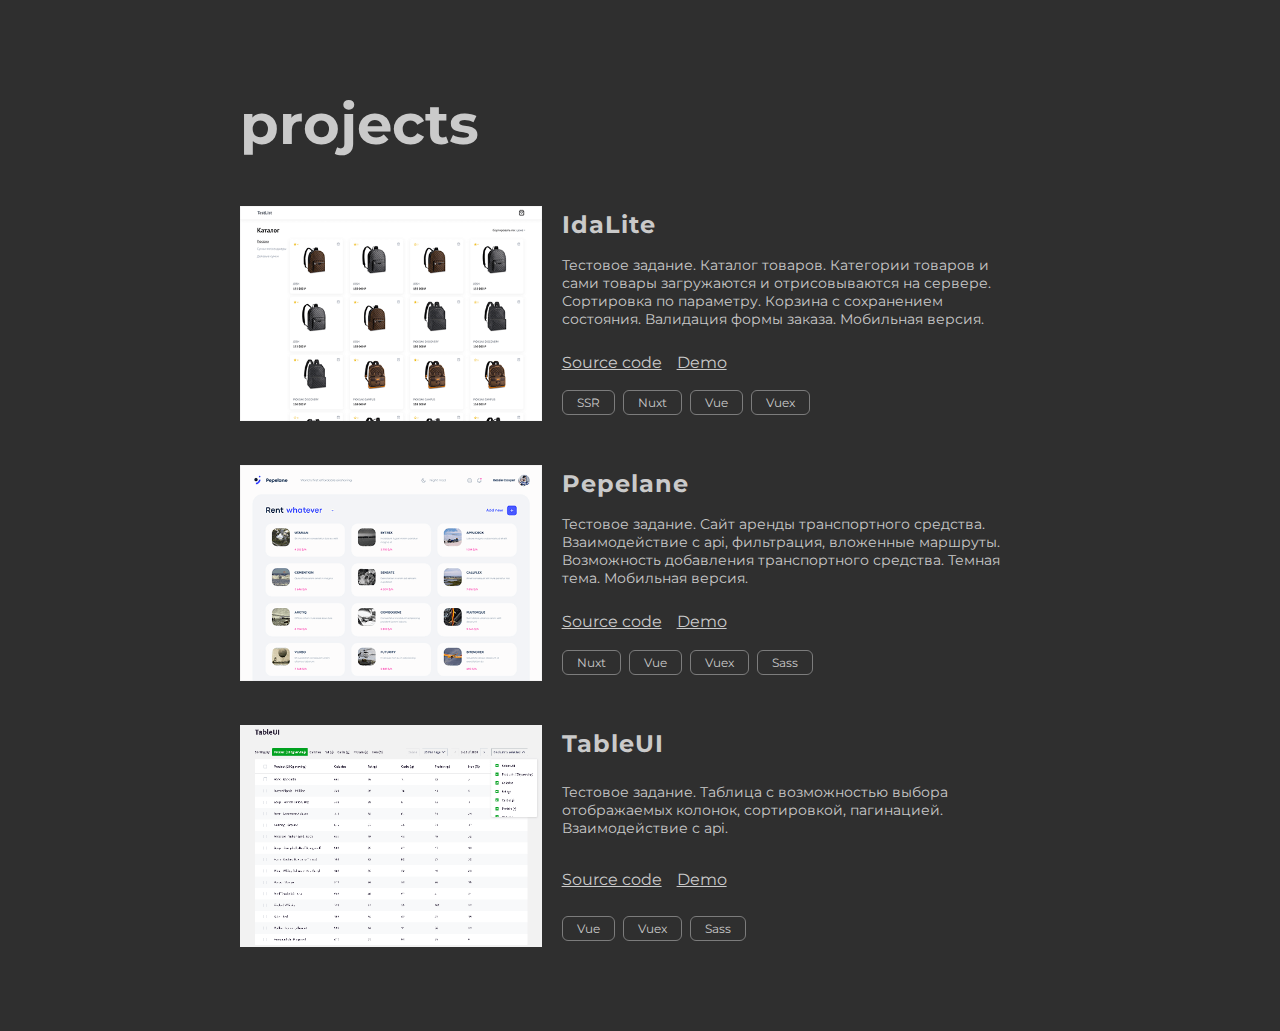
<file: index.html>
<!DOCTYPE html>
<html lang="en">
<head>
    <meta charset="UTF-8">
    <meta name="viewport" content="width=device-width, initial-scale=1.0">
    <meta http-equiv="X-UA-Compatible" content="ie=edge">
    <link rel="preconnect" href="https://fonts.gstatic.com">
    <link href="https://fonts.googleapis.com/css2?family=Montserrat:wght@400;700&display=swap" rel="stylesheet">
    <title>projects</title>
    <style>
        * {
            margin: 0;
            padding: 0;
            box-sizing: border-box;
        }
        body {
            width: 100%;
            background-color: #2F2F2F;
            font-family: 'Montserrat', sans-serif;
            color: #cacaca;
            padding: 60px 20px 40px;
        }
        .wrapper {
            /* display: flex; */
            /* flex-direction: column; */
            /* justify-content: center; */
            /* width: 100%; */
            max-width: 800px;
            margin: 30px auto;
        }
        h1 {
            font-size: 56px;
            font-weight: 700;
            margin-bottom: 48px;
        }
        .cards-container {
            /* display: flex; */
            /* flex-direction: column; */
            /* width: 100%; */
            /* height: 100%; */
            /* background-color: red; */
            /* background-color: #2F2F2F; */
        }
        .card {
            display: flex;
            width: 100%;
            /* height: 200px; */
            margin-bottom: 40px;
            /* background-color: #ccc; */
        }
        .card a,
        .card a:visited {
            color: inherit;
            transition: color 0.3s;
        }
        .card a:hover {
            color: #e4e4e4;
        }
        .card-img  {
            width: 500px;
            height: auto;
            overflow: hidden;
        }
        .card-img img {
            width: 100%;
            height: auto;
        }
        .card-body {
            display: flex;
            flex-direction: column;
            justify-content: space-between;
            width: 100%;
            padding: 4px 20px 10px;
        }
        .card-text {
            font-size: 14px;
            margin-bottom: 20px;
        }
        .card-title {
            display: inline-block;
            font-size: 24px;
            margin-bottom: 12px;
            cursor: pointer;
            font-weight: 700;
            letter-spacing: 1px;
        }
        .links {
            margin-bottom: 14px;
            display: flex;
            /* flex-direction: column; */
        }
        .link {
            margin-right: 15px;
        }
        .tags {
            display: flex;
        }
        .tag {
            font-size: 12px;
            padding: 4px 14px;
            border: 1px solid rgb(124, 124, 124);
            border-radius: 6px;
            transition: .3s;
        }
        .tag:hover {
            /* background-color: #202020; */
            color: #e4e4e4;
            border-color: #e4e4e4;
        }
        .tag:not(:last-child) {
            margin-right: 8px;
        }
        @media (max-width: 768px) {
            .card-img {
                width: 400px;
            }
        }
        @media (max-width: 576px) {
            .card {
                flex-direction: column;
                justify-content: center;
                align-items: center;
                margin-bottom: 60px;
            }
            .card-img {
                width: 100%;
                margin-bottom: 20px;
            }
            .card-body {
                padding: 0;
            }
        }
    </style>
</head>
<body>
    <div class="wrapper">
            <h1>projects</h1>
            <div class="cards-container">
                <div class="card">
                    <div class="card-img">
                        <a href="https://de4ev.github.io/projects/idalite">
                            <img src="images/idalite.png">
                        </a>
                    </div>
                    <div class="card-body">
                        <a href="https://de4ev.github.io/projects/idalite">
                            <p class="card-title">IdaLite</p>
                        </a>
                        <p class="card-text">Тестовое задание. Каталог товаров. Категории товаров и сами товары загружаются и отрисовываются на сервере. Сортировка по параметру. Корзина с сохранением состояния. Валидация формы заказа. Мобильная версия.</p>
                        <div class="links">
                            <a href="https://github.com/de4ev/idalite" class="link">Source code</a>
                            <a href="https://de4ev.github.io/projects/idalite" class="link">Demo</a>
                        </div>
                        <div class="tags">
                            <div class="tag">SSR</div>
                            <div class="tag">Nuxt</div>
                            <div class="tag">Vue</div>
                            <div class="tag">Vuex</div>
                        </div>
                    </div>
                </div>
                <div class="card">
                    <div class="card-img">
                        <a href="https://de4ev.github.io/projects/pepelane">
                            <img src="images/pepelane.png">
                        </a>
                    </div>
                    <div class="card-body">
                        <a href="https://de4ev.github.io/projects/pepelane"><p class="card-title">Pepelane</p></a>
                        <p class="card-text">Тестовое задание. Сайт аренды транспортного средства. Взаимодействие с api, фильтрация, вложенные маршруты. Возможность добавления транспортного средства. Темная тема. Мобильная версия.</p>
                        <div class="links">
                            <a href="https://github.com/de4ev/pepelane" class="link">Source code</a>
                            <a href="https://de4ev.github.io/projects/pepelane" class="link">Demo</a>
                        </div>
                        <div class="tags">
                            <div class="tag">Nuxt</div>
                            <div class="tag">Vue</div>
                            <div class="tag">Vuex</div>
                            <div class="tag">Sass</div>
                        </div>
                    </div>
                </div>
                <div class="card">
                    <div class="card-img">
                        <a href="https://de4ev.github.io/projects/tableui">
                            <img src="images/tableui.png">
                        </a>
                    </div>
                    <div class="card-body">
                        <a href="https://de4ev.github.io/projects/tableui">
                            <p class="card-title">TableUI</p>
                        </a>
                        <p class="card-text">Тестовое задание. Таблица с возможностью выбора отображаемых колонок, сортировкой, пагинацией. Взаимодействие с api.</p>
                        <div class="links">
                            <a href="https://github.com/de4ev/tableui-idaproject" class="link">Source code</a>
                            <a href="https://de4ev.github.io/projects/tableui" class="link">Demo</a>
                        </div>
                        <div class="tags">
                            <div class="tag">Vue</div>
                            <div class="tag">Vuex</div>
                            <div class="tag">Sass</div>
                        </div>
                    </div>
                </div>
                
            </div>
    </div>
    
</body>
</html>
</file>
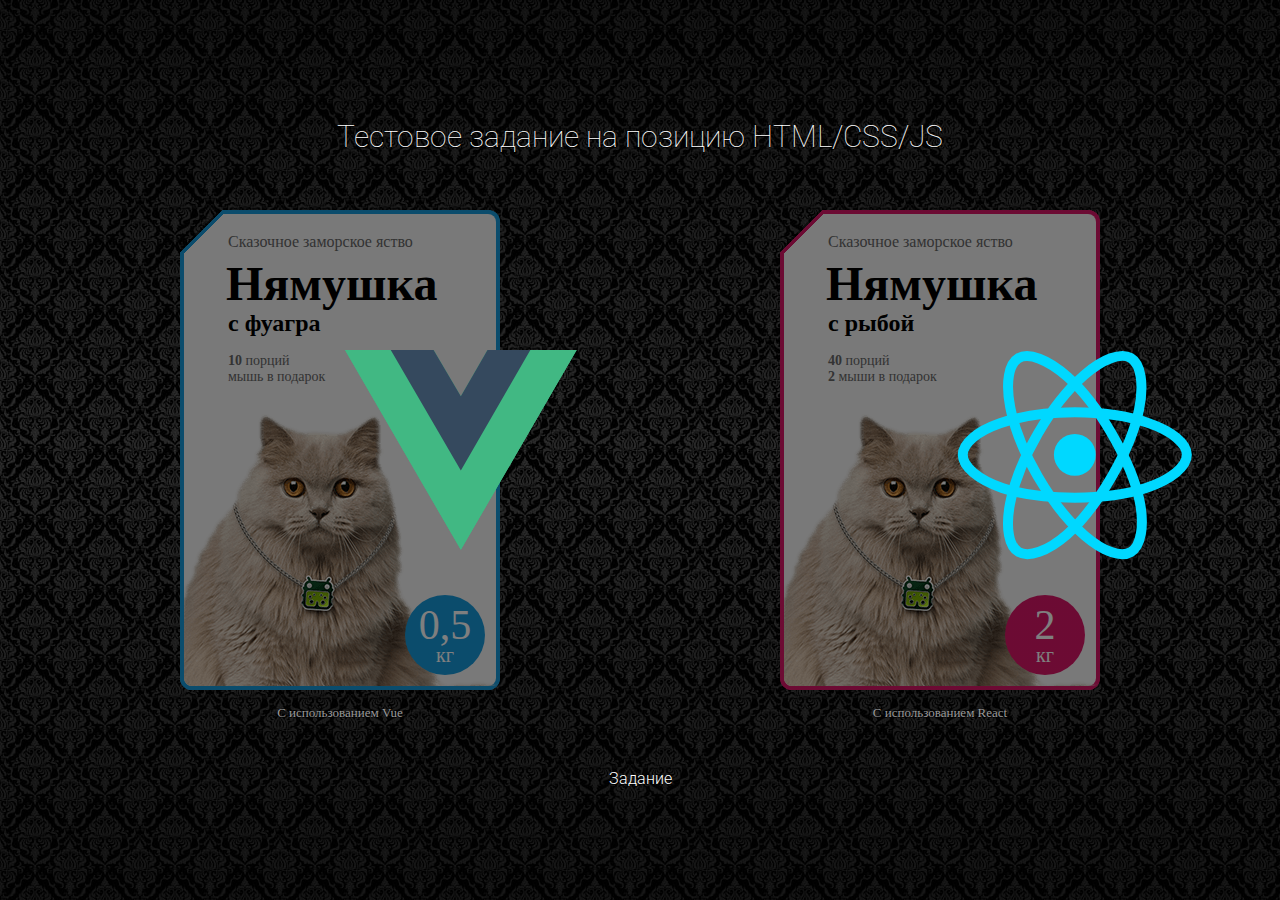
<file: projects/funbox/index.html>
<!DOCTYPE html>
<html lang=en>

<head>
    <meta charset=utf-8>
    <meta http-equiv=X-UA-Compatible content="IE=edge">
    <meta name=viewport content="width=device-width,initial-scale=1">
    <title>Funbox</title>
    <link href="https://fonts.googleapis.com/css?family=Roboto:100,300,400&display=swap&subset=cyrillic" rel="stylesheet">
    <link rel="stylesheet" href="css/style.css">

</head>

<body>
    <div id=app>
        <div class="container">
            <h2 class="h2">Тестовое задание на позицию HTML/CSS/JS </h2>
            <div class="cards-container">
                    <div class="card-wrapper">
                            <a class="card" href="./vue/index.html">
                                <div class="card-body">
                                    <p class="product-topline">Сказочное заморское яство</p>
                                    <h3 class="product-title">Нямушка
                                        <span>с фуагра</span>
                                    </h3>
                                    <p>
                                        <span class="text-bold">10</span> порций</p>
                                    <p>
                                        <span class="text-bold"></span>мышь в подарок</p>
                                    <img class="product-image" src="img/cat-image.png" alt="Голодный кот, на шее кулон Funbox">
                                    <div class="product-weight">0,5
                                        <span>кг</span>
                                    </div>
                                </div>
                                <div class="shadow"></div>
                                <svg class="framework-logo vue-logo" width="235" height="200" viewBox="0 0 256 221" xmlns="http://www.w3.org/2000/svg" preserveAspectRatio="xMinYMin meet">
                                    <path d="M204.8 0H256L128 220.8 0 0h97.92L128 51.2 157.44 0h47.36z" fill="#41B883" />
                                    <path d="M0 0l128 220.8L256 0h-51.2L128 132.48 50.56 0H0z" fill="#41B883" />
                                    <path d="M50.56 0L128 133.12 204.8 0h-47.36L128 51.2 97.92 0H50.56z" fill="#35495E" />
                                </svg>
                            </a>
                            <p class="card-text">С использованием Vue</p>
                        </div>
                        <div class="card-wrapper">
                            <a href="./react/index.html" class="card selected">
                                <div class="card-body">
                                    <p class="product-topline">Сказочное заморское яство</p>
                                    <h3 class="product-title">Нямушка
                                        <span>с рыбой</span>
                                    </h3>
                                    <p>
                                        <span class="text-bold">40</span> порций</p>
                                    <p>
                                        <span class="text-bold">2</span> мыши в подарок</p>
                                    <img class="product-image" src="img/cat-image.png" alt="Голодный кот, на шее кулон Funbox">
                                    <div class="product-weight">2
                                        <span>кг</span>
                                    </div>
                                </div>
                                <div class="shadow"></div>
                                <svg class="framework-logo react-logo" xmlns="http://www.w3.org/2000/svg" viewBox="0 0 3618.6 3618.6" width="250" height="250">
                                    <style>
                                        .st0 {
                                            fill: rgba(0, 0, 0, 0)
                                        }
            
                                        .st1 {
                                            fill: #00d8ff
                                        }
            
                                        .st2 {
                                            fill: none;
                                            stroke: #00d8ff;
                                            stroke-width: 144.7456;
                                            stroke-miterlimit: 10
                                        }
                                    </style>
                                    <path class="st0" d="M0 0h3618.6v3618.6H0z" />
                                    <circle class="st1" cx="1806.5" cy="1807.1" r="302.6" />
                                    <path class="st2" d="M1806.5 1191.9c406.2 0 783.6 58.3 1068.1 156.2 342.8 118 553.6 296.9 553.6 458.9 0 168.8-223.4 358.9-591.5 480.8-278.3 92.2-644.6 140.4-1030.2 140.4-395.4 0-769.7-45.2-1051.2-141.4-356.1-121.7-570.6-314.2-570.6-479.8 0-160.7 201.3-338.2 539.3-456 285.6-99.5 672.3-159.1 1082.5-159.1z"
                                    />
                                    <path class="st2" d="M1271 1501.3c202.9-351.9 442-649.7 669-847.2 273.5-238 533.8-331.2 674.1-250.3 146.2 84.3 199.3 372.8 121 752.7-59.2 287.2-200.4 628.5-393.1 962.6-197.5 342.5-423.7 644.2-647.6 840-283.3 247.7-557.3 337.3-700.7 254.6-139.2-80.3-192.4-343.3-125.7-695 56.4-297.4 198-662.1 403-1017.4z"
                                    />
                                    <path class="st2" d="M1271.5 2119.8c-203.5-351.6-342.1-707.4-399.9-1002.7-69.6-355.8-20.4-627.9 119.8-709 146.1-84.6 422.5 13.5 712.5 271 219.3 194.7 444.4 487.5 637.6 821.3 198.1 342.2 346.6 688.8 404.3 980.5 73.1 369.2 13.9 651.3-129.4 734.2-139.1 80.5-393.5-4.7-664.9-238.2-229.2-197.3-474.5-502.1-680-857.1z"
                                    />
                                </svg>
                            </a>
                            <p class="card-text">С использованием React</p>
                        </div>
                    </div>
                    <a href="https://github.com/de4ev/funbox_test/blob/master/qt-html-css-js/qt-html-css-js.pdf" class="task-link">Задание</a>
        </div>

</body>

</html>
</file>
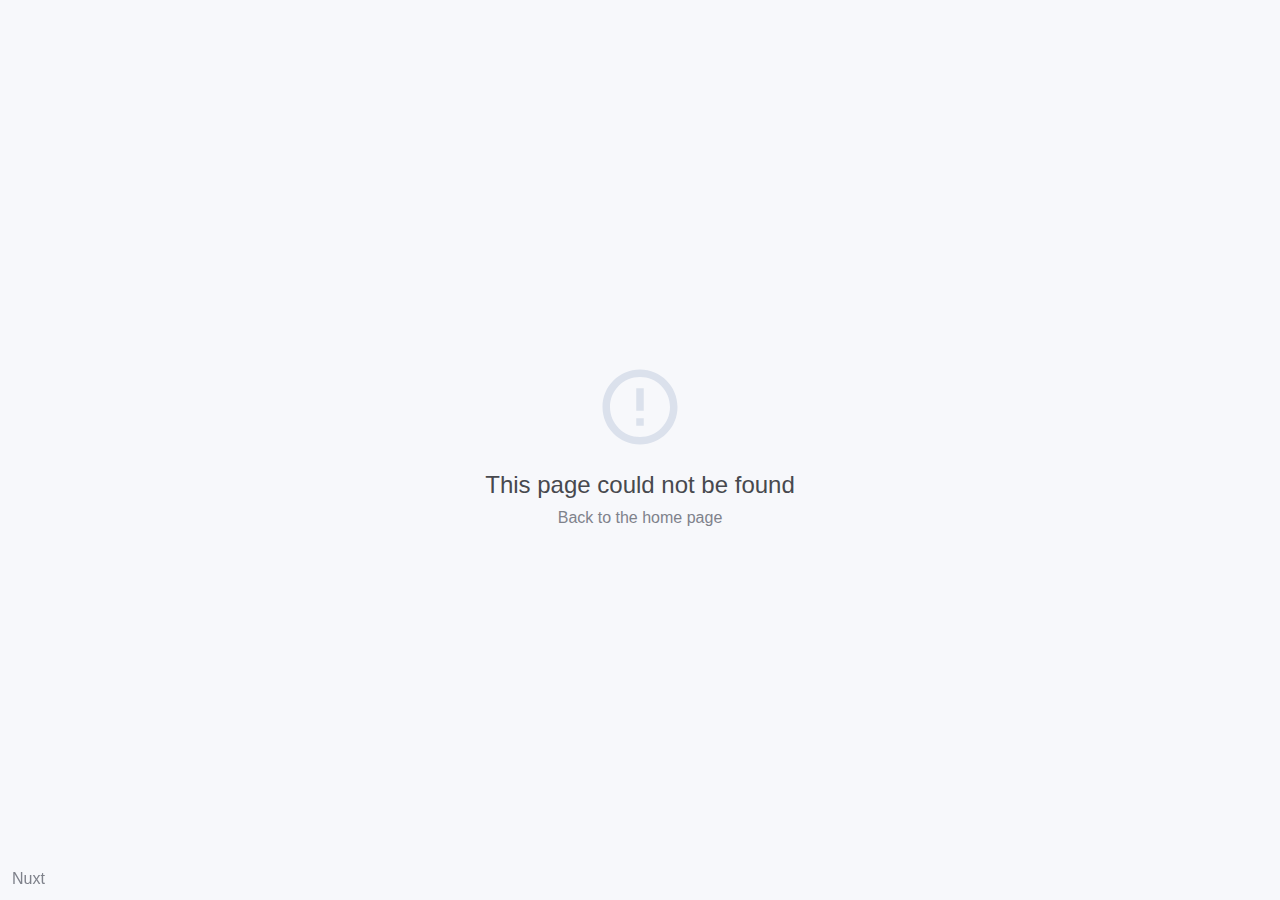
<file: projects/idalite/index.html>
<!doctype html>
<html lang="en" data-n-head="%7B%22lang%22:%7B%221%22:%22en%22%7D%7D">
  <head>
    <title>idalite</title><meta data-n-head="1" charset="utf-8"><meta data-n-head="1" name="viewport" content="width=device-width,initial-scale=1"><meta data-n-head="1" data-hid="description" name="description" content=""><link data-n-head="1" rel="icon" type="image/x-icon" href="/favicon.ico"><link data-n-head="1" rel="stylesheet" type="image/x-icon" href="/favicon.ico"><link data-n-head="1" rel="preconnect" href="https://fonts.gstatic.com"><link data-n-head="1" rel="stylesheet" href="https://fonts.googleapis.com/css2?family=PT+Sans:wght@400;700&display=swap"><base href="/projects/idalite/"><link rel="preload" href="/projects/idalite/_nuxt/4b90e7f.js" as="script"><link rel="preload" href="/projects/idalite/_nuxt/f0d84c8.js" as="script"><link rel="preload" href="/projects/idalite/_nuxt/41f4c8a.js" as="script"><link rel="preload" href="/projects/idalite/_nuxt/3cfff3b.js" as="script">
  </head>
  <body>
    <div id="__nuxt"><style>#nuxt-loading{background:#fff;visibility:hidden;opacity:0;position:absolute;left:0;right:0;top:0;bottom:0;display:flex;justify-content:center;align-items:center;flex-direction:column;animation:nuxtLoadingIn 10s ease;-webkit-animation:nuxtLoadingIn 10s ease;animation-fill-mode:forwards;overflow:hidden}@keyframes nuxtLoadingIn{0%{visibility:hidden;opacity:0}20%{visibility:visible;opacity:0}100%{visibility:visible;opacity:1}}@-webkit-keyframes nuxtLoadingIn{0%{visibility:hidden;opacity:0}20%{visibility:visible;opacity:0}100%{visibility:visible;opacity:1}}#nuxt-loading>div,#nuxt-loading>div:after{border-radius:50%;width:5rem;height:5rem}#nuxt-loading>div{font-size:10px;position:relative;text-indent:-9999em;border:.5rem solid #f5f5f5;border-left:.5rem solid #000;-webkit-transform:translateZ(0);-ms-transform:translateZ(0);transform:translateZ(0);-webkit-animation:nuxtLoading 1.1s infinite linear;animation:nuxtLoading 1.1s infinite linear}#nuxt-loading.error>div{border-left:.5rem solid #ff4500;animation-duration:5s}@-webkit-keyframes nuxtLoading{0%{-webkit-transform:rotate(0);transform:rotate(0)}100%{-webkit-transform:rotate(360deg);transform:rotate(360deg)}}@keyframes nuxtLoading{0%{-webkit-transform:rotate(0);transform:rotate(0)}100%{-webkit-transform:rotate(360deg);transform:rotate(360deg)}}</style><script>window.addEventListener("error",function(){var e=document.getElementById("nuxt-loading");e&&(e.className+=" error")})</script><div id="nuxt-loading" aria-live="polite" role="status"><div>Loading...</div></div></div><script>window.__NUXT__={config:{}}</script>
  <script src="/projects/idalite/_nuxt/4b90e7f.js"></script><script src="/projects/idalite/_nuxt/f0d84c8.js"></script><script src="/projects/idalite/_nuxt/41f4c8a.js"></script><script src="/projects/idalite/_nuxt/3cfff3b.js"></script></body>
</html>
</file>
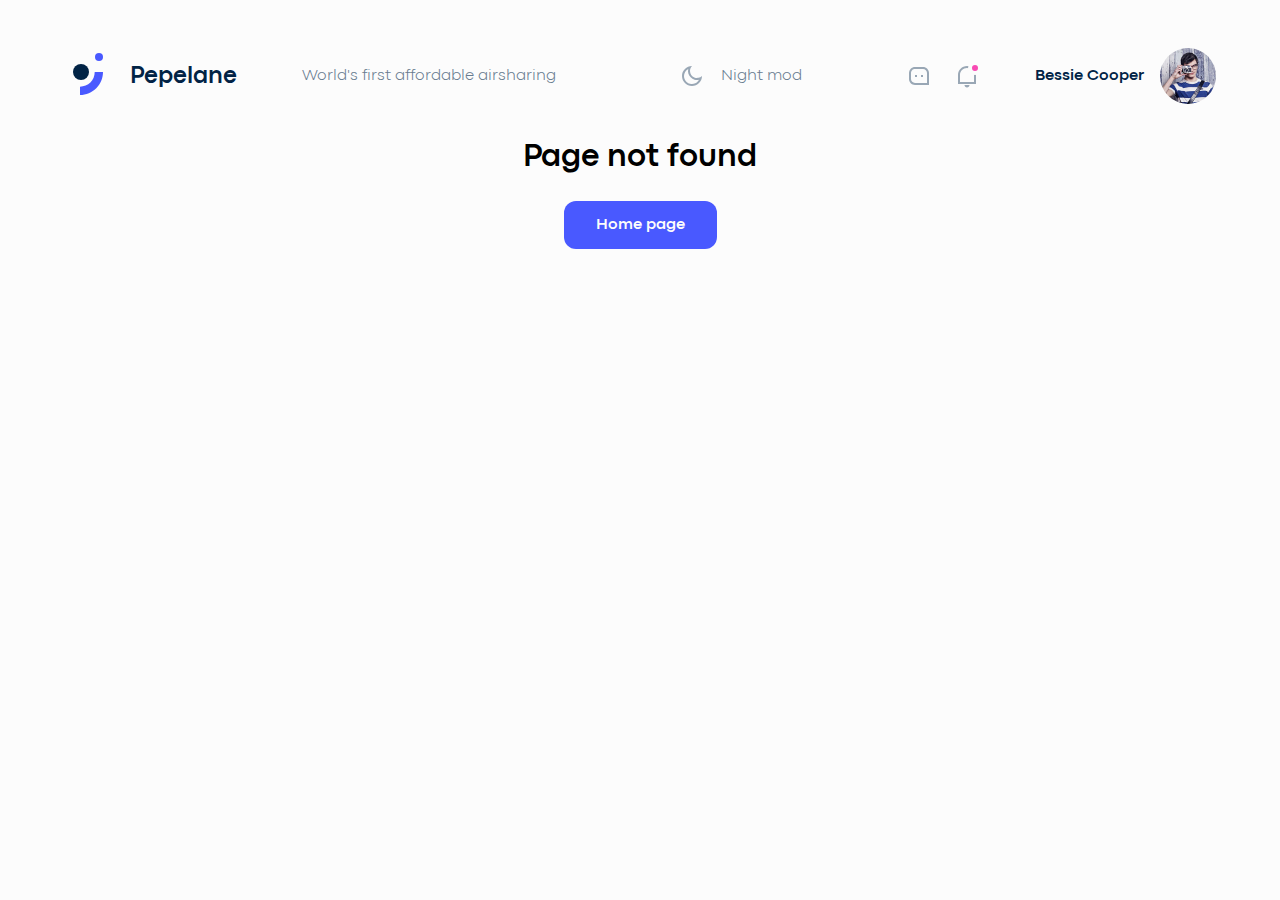
<file: projects/pepelane/index.html>
<!doctype html>
<html>
  <head>
    <title>pepelane</title><meta data-n-head="1" charset="utf-8"><meta data-n-head="1" name="viewport" content="width=device-width,initial-scale=1"><meta data-n-head="1" data-hid="description" name="description" content=""><link data-n-head="1" rel="icon" type="image/x-icon" href="/favicon.ico"><base href="/projects/pepelane/"><link rel="preload" href="/projects/pepelane/_nuxt/ba73d07.js" as="script"><link rel="preload" href="/projects/pepelane/_nuxt/7bdb4f6.js" as="script"><link rel="preload" href="/projects/pepelane/_nuxt/a10ab91.js" as="script"><link rel="preload" href="/projects/pepelane/_nuxt/d96fcce.js" as="script">
  </head>
  <body>
    <div id="__nuxt"><style>#nuxt-loading{background:#fff;visibility:hidden;opacity:0;position:absolute;left:0;right:0;top:0;bottom:0;display:flex;justify-content:center;align-items:center;flex-direction:column;animation:nuxtLoadingIn 10s ease;-webkit-animation:nuxtLoadingIn 10s ease;animation-fill-mode:forwards;overflow:hidden}@keyframes nuxtLoadingIn{0%{visibility:hidden;opacity:0}20%{visibility:visible;opacity:0}100%{visibility:visible;opacity:1}}@-webkit-keyframes nuxtLoadingIn{0%{visibility:hidden;opacity:0}20%{visibility:visible;opacity:0}100%{visibility:visible;opacity:1}}#nuxt-loading>div,#nuxt-loading>div:after{border-radius:50%;width:5rem;height:5rem}#nuxt-loading>div{font-size:10px;position:relative;text-indent:-9999em;border:.5rem solid #f5f5f5;border-left:.5rem solid #000;-webkit-transform:translateZ(0);-ms-transform:translateZ(0);transform:translateZ(0);-webkit-animation:nuxtLoading 1.1s infinite linear;animation:nuxtLoading 1.1s infinite linear}#nuxt-loading.error>div{border-left:.5rem solid #ff4500;animation-duration:5s}@-webkit-keyframes nuxtLoading{0%{-webkit-transform:rotate(0);transform:rotate(0)}100%{-webkit-transform:rotate(360deg);transform:rotate(360deg)}}@keyframes nuxtLoading{0%{-webkit-transform:rotate(0);transform:rotate(0)}100%{-webkit-transform:rotate(360deg);transform:rotate(360deg)}}</style><script>window.addEventListener("error",function(){var e=document.getElementById("nuxt-loading");e&&(e.className+=" error")})</script><div id="nuxt-loading" aria-live="polite" role="status"><div>Loading...</div></div></div><script>window.__NUXT__={config:{}}</script>
  <script src="/projects/pepelane/_nuxt/ba73d07.js"></script><script src="/projects/pepelane/_nuxt/7bdb4f6.js"></script><script src="/projects/pepelane/_nuxt/a10ab91.js"></script><script src="/projects/pepelane/_nuxt/d96fcce.js"></script></body>
</html>
</file>
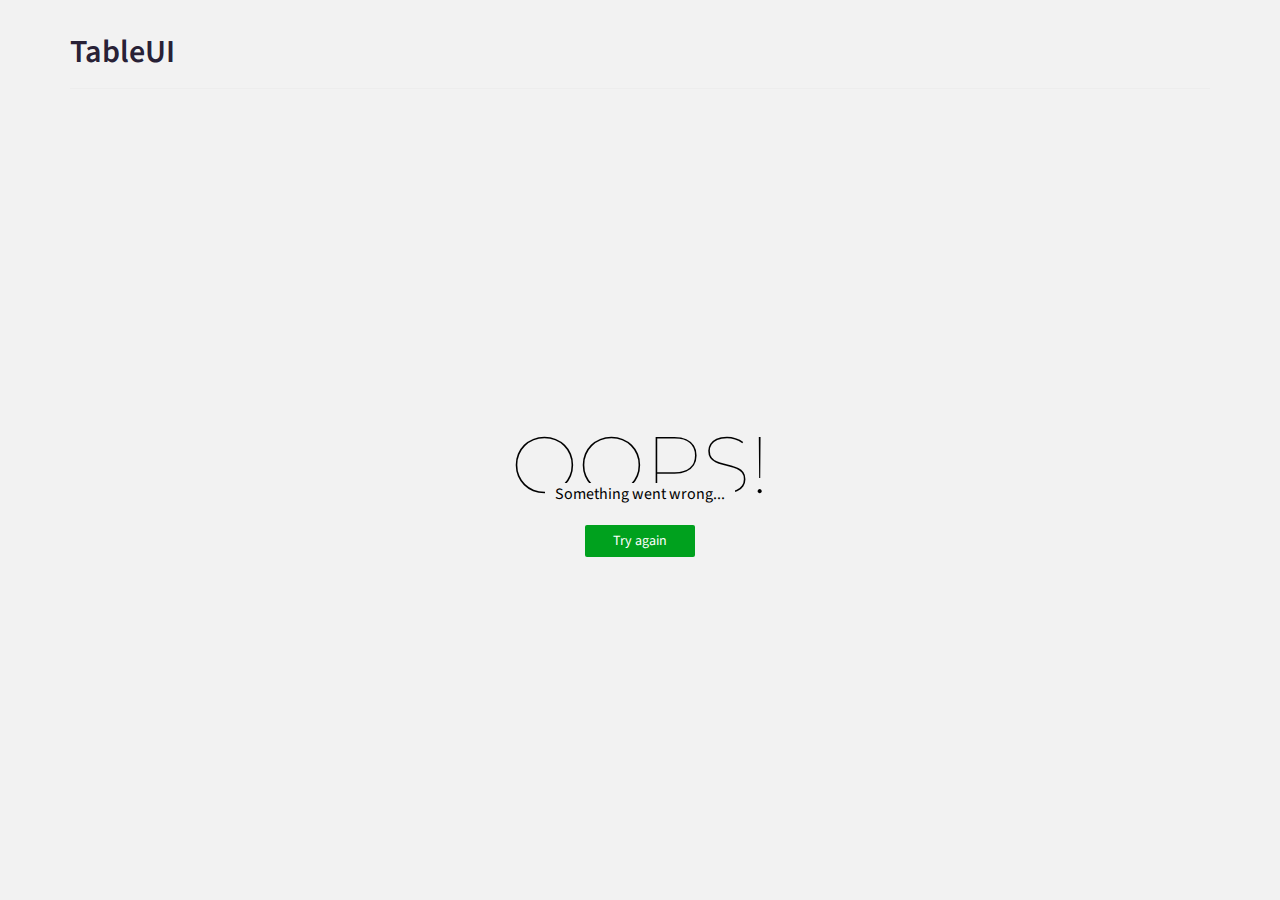
<file: projects/tableui/index.html>
<!DOCTYPE html><html lang="en"><head><meta charset="utf-8"><meta http-equiv="X-UA-Compatible" content="IE=edge"><meta name="viewport" content="width=device-width,initial-scale=1"><link href="https://fonts.googleapis.com/css2?family=Source+Sans+Pro:wght@400;600&display=swap" rel="stylesheet"><link rel="preconnect" href="https://fonts.gstatic.com"><link href="https://fonts.googleapis.com/css2?family=Montserrat:wght@100&display=swap" rel="stylesheet"><link rel="icon" href="/projects/tableui/favicon.ico"><title>TableUI</title><link href="/projects/tableui/css/app.a2facf66.css" rel="preload" as="style"><link href="/projects/tableui/js/app.67b75195.js" rel="preload" as="script"><link href="/projects/tableui/js/chunk-vendors.ca29e35c.js" rel="preload" as="script"><link href="/projects/tableui/css/app.a2facf66.css" rel="stylesheet"></head><body><noscript><strong>We're sorry but TableUI doesn't work properly without JavaScript enabled. Please enable it to continue.</strong></noscript><div id="app"></div><script src="/projects/tableui/js/chunk-vendors.ca29e35c.js"></script><script src="/projects/tableui/js/app.67b75195.js"></script></body></html>
</file>
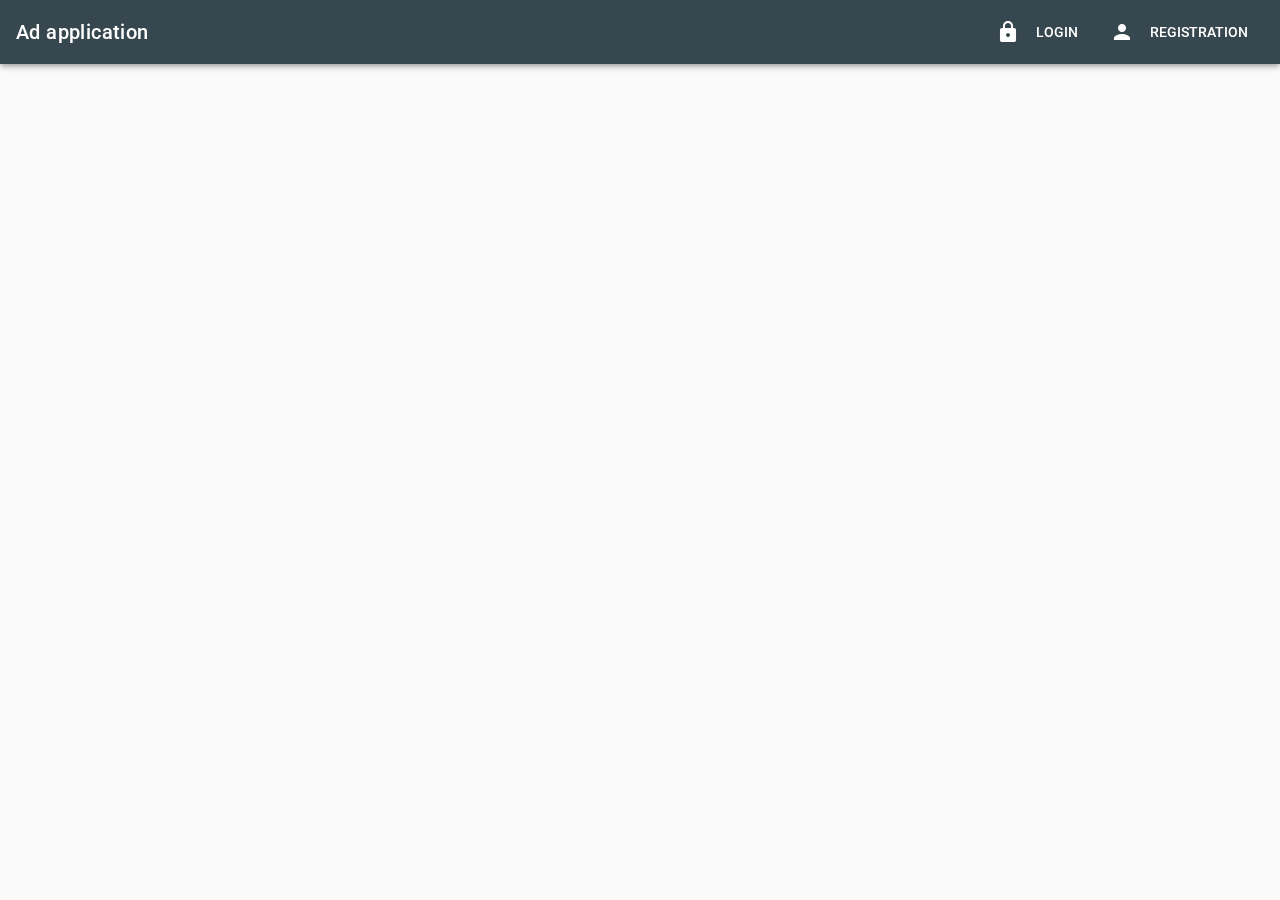
<file: projects/vue-ad-app/index.html>
<!DOCTYPE html><html><head><meta charset=utf-8><meta name=viewport content="width=device-width,initial-scale=1"><title>App</title><link href="https://fonts.googleapis.com/css?family=Roboto:300,400,500,700|Material+Icons" rel=stylesheet><link href=static/css/app.d4983ce8862b743c0d87a3acb457d41c.css rel=stylesheet></head><body><div id=app></div><script type=text/javascript src=static/js/manifest.2ae2e69a05c33dfc65f8.js></script><script type=text/javascript src=static/js/vendor.d01c33d8493ff95492f6.js></script><script type=text/javascript src=static/js/app.9ad631ac64ee3b2a025c.js></script></body></html>
</file>
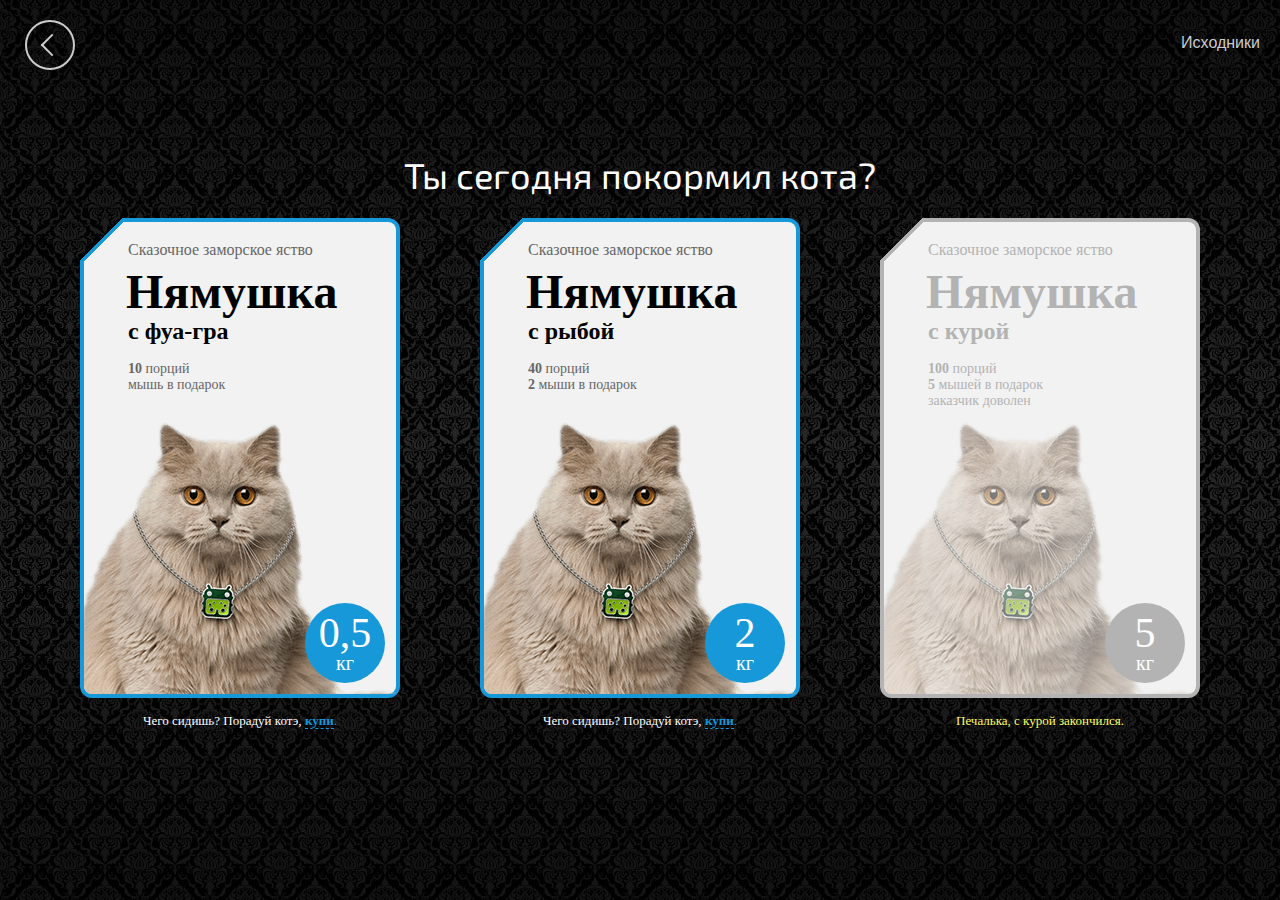
<file: projects/funbox/react/index.html>
<!doctype html><html lang="en"><head><meta charset="utf-8"/><link rel="shortcut icon" href="/projects/funbox/react/favicon.ico"/><meta name="viewport" content="width=device-width,initial-scale=1"/><meta name="theme-color" content="#000000"/><link rel="manifest" href="/projects/funbox/react/manifest.json"/><title>Funbox React App</title><link href="/projects/funbox/react/static/css/main.b2e3c0b6.chunk.css" rel="stylesheet"></head><body><noscript>You need to enable JavaScript to run this app.</noscript><div id="root"></div><script>!function(l){function e(e){for(var r,t,n=e[0],o=e[1],u=e[2],f=0,i=[];f<n.length;f++)t=n[f],c[t]&&i.push(c[t][0]),c[t]=0;for(r in o)Object.prototype.hasOwnProperty.call(o,r)&&(l[r]=o[r]);for(s&&s(e);i.length;)i.shift()();return p.push.apply(p,u||[]),a()}function a(){for(var e,r=0;r<p.length;r++){for(var t=p[r],n=!0,o=1;o<t.length;o++){var u=t[o];0!==c[u]&&(n=!1)}n&&(p.splice(r--,1),e=f(f.s=t[0]))}return e}var t={},c={1:0},p=[];function f(e){if(t[e])return t[e].exports;var r=t[e]={i:e,l:!1,exports:{}};return l[e].call(r.exports,r,r.exports,f),r.l=!0,r.exports}f.m=l,f.c=t,f.d=function(e,r,t){f.o(e,r)||Object.defineProperty(e,r,{enumerable:!0,get:t})},f.r=function(e){"undefined"!=typeof Symbol&&Symbol.toStringTag&&Object.defineProperty(e,Symbol.toStringTag,{value:"Module"}),Object.defineProperty(e,"__esModule",{value:!0})},f.t=function(r,e){if(1&e&&(r=f(r)),8&e)return r;if(4&e&&"object"==typeof r&&r&&r.__esModule)return r;var t=Object.create(null);if(f.r(t),Object.defineProperty(t,"default",{enumerable:!0,value:r}),2&e&&"string"!=typeof r)for(var n in r)f.d(t,n,function(e){return r[e]}.bind(null,n));return t},f.n=function(e){var r=e&&e.__esModule?function(){return e.default}:function(){return e};return f.d(r,"a",r),r},f.o=function(e,r){return Object.prototype.hasOwnProperty.call(e,r)},f.p="/projects/funbox/react/";var r=window.webpackJsonp=window.webpackJsonp||[],n=r.push.bind(r);r.push=e,r=r.slice();for(var o=0;o<r.length;o++)e(r[o]);var s=n;a()}([])</script><script src="/projects/funbox/react/static/js/2.98dcc9dd.chunk.js"></script><script src="/projects/funbox/react/static/js/main.9a0e1197.chunk.js"></script></body></html>
</file>
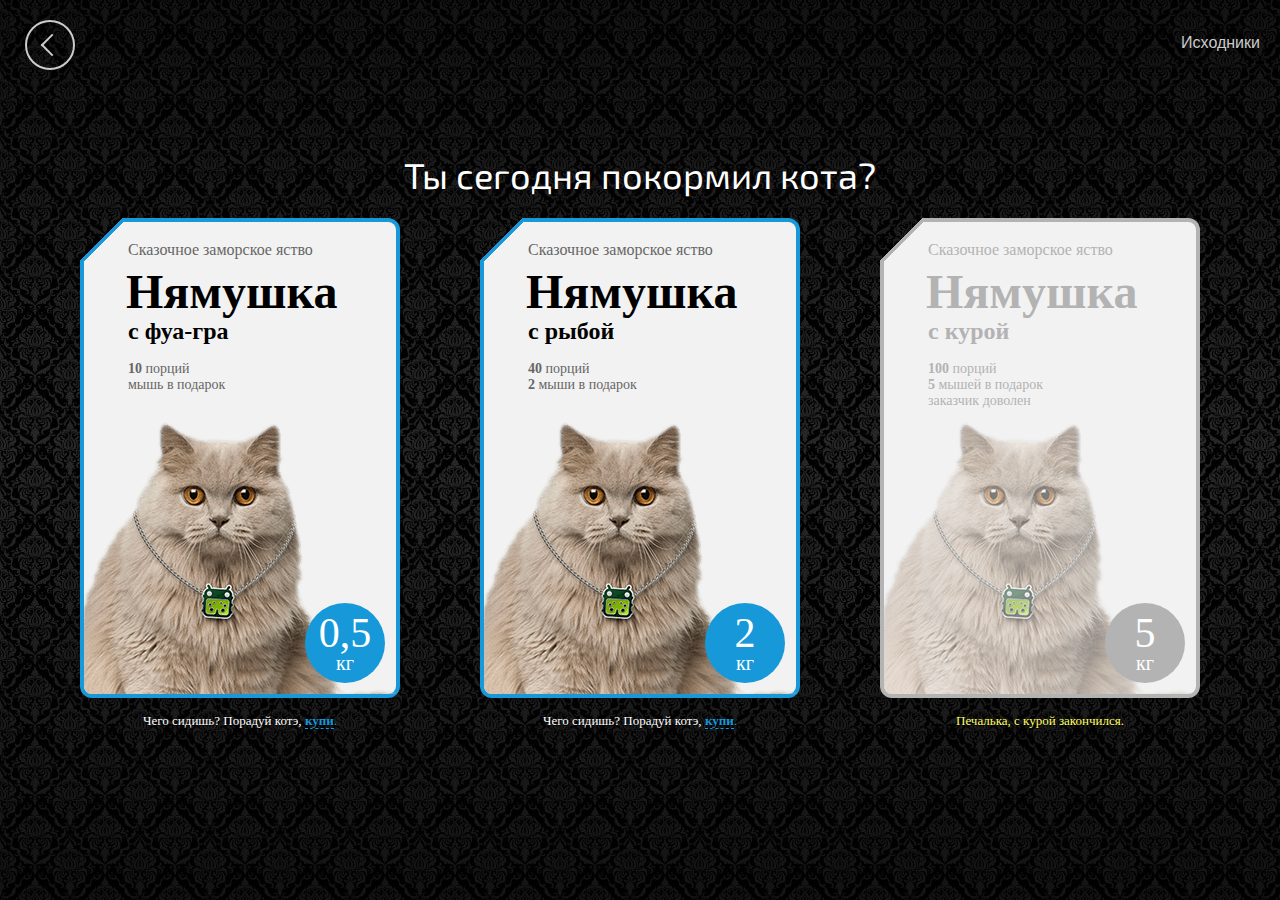
<file: projects/funbox/vue/index.html>
<!DOCTYPE html><html lang=en><head><meta charset=utf-8><meta http-equiv=X-UA-Compatible content="IE=edge"><meta name=viewport content="width=device-width,initial-scale=1"><link rel=icon href=/projects/funbox/vue/favicon.ico><title>Funbox</title><link href=/projects/funbox/vue/css/app.94412a65.css rel=preload as=style><link href=/projects/funbox/vue/js/app.86e9d6b8.js rel=preload as=script><link href=/projects/funbox/vue/js/chunk-vendors.d7d6e93e.js rel=preload as=script><link href=/projects/funbox/vue/css/app.94412a65.css rel=stylesheet></head><body><noscript><strong>We're sorry but vue-cat-food doesn't work properly without JavaScript enabled. Please enable it to continue.</strong></noscript><div id=app></div><script src=/projects/funbox/vue/js/chunk-vendors.d7d6e93e.js></script><script src=/projects/funbox/vue/js/app.86e9d6b8.js></script></body></html>
</file>
<file: projects/funbox/css/style.css>
*,
*::before,
*::after {
    box-sizing: border-box;
}

body {
    margin: 0;
    font-family: -apple-system, BlinkMacSystemFont, "Segoe UI", Roboto, "Helvetica Neue", Arial, "Noto Sans", sans-serif, "Apple Color Emoji", "Segoe UI Emoji", "Segoe UI Symbol", "Noto Color Emoji";
    background-color: #0e0e0e;
}

#app {
    width: 100vw;
    min-height: 100vh;
    min-width: 360px;
    display: flex;
    align-items: center;
    justify-content: center;
    padding: 0 20px;
    background: linear-gradient(to top, rgba(0, 0, 0, 0.5) 0%, rgba(0, 0, 0, 0) 50%, rgba(0, 0, 0, 0.5) 100%), url('../img/tile.jpg');
    -webkit-font-smoothing: antialiased;
    -moz-osx-font-smoothing: grayscale;
}

.container {
    padding: 0;
    width: 100%;
    max-width: 1200px;
}

.h2 {
    margin: 20px auto;
    text-align: center;
    color: #ffffff;
    font-family: 'Roboto', sans-serif;
    font-size: 30px;
    line-height: 46px;
    font-weight: 100;
    text-shadow: 0 1px 0 #000000;
}

.cards-container {
    display: flex;
    justify-content: space-around;
    flex-wrap: wrap;
}

.card-wrapper {
    position: relative;
    margin: 30px 60px;
    transition: all .1s ease-in;
}

.card {
    display: block;
    width: 320px;
    height: 480px;
    position: relative;
    margin-bottom: 15px;
    border-radius: 12px;
    background: linear-gradient(135deg, transparent 30px, #1698d9 0);
    perspective: 600px;
    cursor: pointer;
}

.card-wrapper:hover {
    transform: translateY(-5px);
}

.card.selected {
    background: linear-gradient(135deg, transparent 30px, #d91667 0);
}

.card.selected .product-weight {
    background-color: #d91667;
}

.card-body {
    position: absolute;
    left: 4px;
    right: 4px;
    bottom: 4px;
    top: 4px;
    padding: 20px 44px;
    background: linear-gradient(135deg, transparent 28px, #f2f2f2 0);
    background-position: left bottom;
    background-repeat: no-repeat;
    border-bottom-left-radius: 8px;
    border-bottom-right-radius: 8px;
    border-top-right-radius: 8px;
    font-family: "Trebuchet MS";
}

p {
    color: #666;
    font-weight: 400;
    font-size: 14px;
    line-height: 16px;
    margin: 0;
}

.product-topline {
    font-size: 16px;
    line-height: 16px;
    margin-bottom: 10px;
}

.product-title {
    color: #000;
    font-size: 48px;
    line-height: 48px;
    font-weight: 700;
    margin: 0 0 18px -2px;
}

.product-title span {
    display: block;
    font-size: 24px;
    line-height: 24px;
    margin-left: 2px;
    margin-top: 3px;
}

.product-image {
    position: absolute;
    bottom: 0;
    left: 0;
    border-bottom-left-radius: 8px;
}

.product-weight {
    display: flex;
    flex-direction: column;
    justify-content: center;
    align-items: center;
    height: 80px;
    width: 80px;
    border-radius: 50%;
    background-color: #1698d9;
    position: absolute;
    bottom: 11px;
    right: 11px;
    color: #fff;
    font-size: 42px;
    line-height: 40px;
}

.product-weight span {
    display: block;
    font-size: 20px;
    line-height: 20px;
}

.text-bold {
    font-weight: 700;
}

.text-rose {
    color: #e62e7a;
}

.text-blue {
    color: #1698d9;
}

.card-text {
    height: 16px;
    font-family: "Trebuchet MS";
    text-shadow: 0px 1px 0 #000000;
    font-size: 13px;
    line-height: 1.23;
    text-align: center;
    color: #999;
}


.shadow {
    position: absolute;
    border-radius: 12px;
    top: 0;
    left: 0;
    right: 0;
    bottom: 0;
    background: linear-gradient(135deg, transparent 28px, rgba(0, 0, 0, .5) 0);
    transition: all .15s ease-in;
}

.card-wrapper:hover .shadow {
    background: linear-gradient(135deg, transparent 28px, rgba(0, 0, 0, .1) 0);
}

.card-wrapper:hover .card-text {
    color: white;
}

.card:hover+.react-logo {
    /* transform: rotate(180deg); */
}

.card:hover+.vue-logo {
    /* transform: rotateY(360deg); */
}

.framework-logo {
    position: absolute;
    /* transition: transform 1s ease-out; */
}

.vue-logo {
    /* transform-style: preserve-3d; */
    right: -80px;
    top: 140px;
}

.react-logo {
    right: -100px;
    top: 120px;
}

.task-link {
    display: block;
    margin: 20px auto;
    font-family: 'Roboto', sans-serif;
    font-weight: 300;
    text-shadow: 0px 1px 0 #000000;
    text-decoration: none;
    font-size: 16px;
    line-height: 16px;
    text-align: center;
    color: #fff;
}

.task-link:hover {
    text-decoration: underline;
}
</file>
<file: projects/tableui/css/app.a2facf66.css>
.lds-ring[data-v-170de27d]{display:inline-block;position:relative}.lds-ring div[data-v-170de27d]{box-sizing:border-box;display:block;position:absolute;border-radius:50%;-webkit-animation:lds-ring-data-v-170de27d 1.2s cubic-bezier(.5,0,.5,1) infinite;animation:lds-ring-data-v-170de27d 1.2s cubic-bezier(.5,0,.5,1) infinite}.lds-ring div[data-v-170de27d]:first-child{-webkit-animation-delay:-.45s;animation-delay:-.45s}.lds-ring div[data-v-170de27d]:nth-child(2){-webkit-animation-delay:-.3s;animation-delay:-.3s}.lds-ring div[data-v-170de27d]:nth-child(3){-webkit-animation-delay:-.15s;animation-delay:-.15s}@-webkit-keyframes lds-ring-data-v-170de27d{0%{transform:rotate(0deg)}to{transform:rotate(1turn)}}@keyframes lds-ring-data-v-170de27d{0%{transform:rotate(0deg)}to{transform:rotate(1turn)}}.btn[data-v-735e8299]{display:flex;justify-content:center;align-items:center;cursor:pointer;min-width:32px;min-height:32px;padding:3px 8px;text-align:center;color:#3d374a;border-radius:2px;font-size:14px;font-weight:400;line-height:24px}.loader[data-v-735e8299]{position:absolute}.disabled[data-v-735e8299]{cursor:default;opacity:.3;color:#5b5e77;border:1px solid #c6cbd4;border-radius:2px;transition:all .1s}.unselectable[data-v-735e8299]{-webkit-touch-callout:none;-webkit-user-select:none;-moz-user-select:none;-ms-user-select:none;user-select:none}.btn.round[data-v-735e8299]{border-radius:4px;padding:3px 16px}.active[data-v-735e8299],.wide[data-v-735e8299]{padding:3px 8px;background:#00a11e;color:#fff;transition:all .2s}.wide[data-v-735e8299]{padding:4px 28px}.active[data-v-735e8299]:hover,.wide[data-v-735e8299]:hover{background:#00af20}.active[data-v-735e8299]:active,.wide[data-v-735e8299]:active{background:#00a11e}.outline[data-v-735e8299]{color:#5b5e77;border:1px solid #d5dae0;border-radius:2px;transition:all .1s}.outline[data-v-735e8299]:hover{border-color:#b9bfc4}.icon-container[data-v-735e8299]{width:16px;height:16px;display:flex;justify-content:center}.icon-before[data-v-735e8299]{margin-right:5px}.icon-after[data-v-735e8299]{margin-left:5px}.icon-container img[data-v-735e8299]{display:block;max-width:100%;height:auto}.pagination[data-v-9e9056f8]{display:flex;align-items:center}p[data-v-9e9056f8]{margin:0 8px;font-size:14px;font-weight:400;line-height:24px}p.disabled[data-v-9e9056f8]{color:#5b5e77;opacity:.3;-webkit-user-select:none;-moz-user-select:none;-ms-user-select:none;user-select:none}.bold[data-v-9e9056f8]{font-weight:600}.container[data-v-5efd4568]{display:block;height:14px;width:14px;position:relative;-webkit-user-select:none;-moz-user-select:none;-ms-user-select:none;user-select:none;cursor:pointer}.container input[data-v-5efd4568]{position:absolute;height:0;width:0;opacity:0}.checkmark[data-v-5efd4568]{position:absolute;height:14px;width:14px;box-shadow:inset 0 0 0 1px #c6cbd4;border-radius:1px}.container:hover input~.checkmark[data-v-5efd4568]{background-color:rgba(0,161,29,.07)}.container input:checked~.checkmark[data-v-5efd4568]{background-color:#00a11e;box-shadow:inset 0 0 0 1px #00a11e}.checkmark[data-v-5efd4568]:after{content:"";position:absolute;display:none}.container input:checked~.checkmark[data-v-5efd4568]:after{display:block}.container .checkmark[data-v-5efd4568]:after{left:5px;top:2px;width:3px;height:6px;border:solid #fff;border-width:0 2px 2px 0;transform:rotate(45deg)}.dropdown[data-v-4d7eed60]{position:relative}.dropdown img[data-v-4d7eed60]{transition:.3s}.rotate180[data-v-4d7eed60]{transform:rotate(180deg)}.options-list[data-v-4d7eed60]{z-index:2;position:absolute;top:calc(100% + 14px);max-height:243px;overflow:scroll;left:0;padding:10px 0;background-color:#fff;list-style:none;box-shadow:0 2px 8px rgba(0,0,0,.16);border-radius:4px}.option[data-v-4d7eed60]{display:flex;align-items:center;width:100%;cursor:pointer;color:#282136;white-space:nowrap;line-height:24px;font-size:14px;padding:6px 16px}.option[data-v-4d7eed60]:hover{background:#f8f9fa}.checkbox[data-v-4d7eed60]{margin-right:13px}.bold[data-v-4d7eed60]{font-weight:600}.fade-enter-active[data-v-4d7eed60],.fade-leave-active[data-v-4d7eed60]{transition:all .2s}.fade-enter[data-v-4d7eed60],.fade-leave-to[data-v-4d7eed60]{opacity:0;transform:translateY(-10px)}span[data-v-12143b2a]{font-size:14px;font-weight:600;margin-right:8px}.table__filters[data-v-12143b2a]{display:flex;justify-content:space-between;margin:16px 0;color:#3d374a}.table__filters div[data-v-12143b2a]{display:flex;align-items:center}.pagination[data-v-12143b2a]{margin:0 16px}.wrapper[data-v-cdc85656]{position:fixed;display:flex;align-items:center;justify-content:center;left:0;top:0;right:0;bottom:0;overflow:hidden}.modal-overlay[data-v-cdc85656]{position:fixed;left:0;top:0;right:0;bottom:0;z-index:2;background-color:rgba(0,0,0,.2)}.modal[data-v-cdc85656]{padding:16px;background:#fff;box-shadow:0 2px 8px rgba(0,0,0,.16);border-radius:4px;z-index:3;color:#282136;font-size:14px;line-height:24px;transition:.3s}.modal-body[data-v-cdc85656]{margin-bottom:8px}.modal-footer[data-v-cdc85656]{display:flex;justify-content:center}.modal-btn[data-v-cdc85656]{margin:0 8px}.bold[data-v-cdc85656]{font-weight:600}.error-block[data-v-cdc85656]{color:#ec2a2a;text-align:center}table[data-v-66ed5dbe]{width:100%;border-collapse:collapse;border-radius:4px;background-color:#fff;overflow:hidden;color:#282136;margin-bottom:25px}.table__row[data-v-66ed5dbe]{cursor:pointer;transition:all .2s}.table__row[data-v-66ed5dbe]:hover{background-color:rgba(0,161,30,.07)}th[data-v-66ed5dbe]{text-align:left;line-height:24px;padding:17px 12px;font-size:14px;font-weight:600;border-bottom:1px solid #ededed}td[data-v-66ed5dbe]:first-child,th[data-v-66ed5dbe]:first-child{padding-right:17px;padding-left:37px}th[data-v-66ed5dbe]:nth-child(2){cursor:pointer}.first__column-header.sorting[data-v-66ed5dbe]{color:#00a11e}.first__column-header img[data-v-66ed5dbe]{position:absolute;padding:5px 8px;transition:transform .3s}.first__column-header img.descending[data-v-66ed5dbe]{transform:rotate(180deg)}td[data-v-66ed5dbe]{line-height:24px;padding:8px 12px;font-weight:400;font-size:14px;transition:all .2s}td[data-v-66ed5dbe]:not(:first-child),td[data-v-66ed5dbe]:not(:last-child){min-width:140px;max-width:140px}td.grow[data-v-66ed5dbe]{width:100%}td[data-v-66ed5dbe]:first-child{max-width:68px;min-width:68px}td[data-v-66ed5dbe]:last-child{max-width:120px;min-width:120px}tr[data-v-66ed5dbe]:nth-child(odd){background-color:#f8f9fa}tr[data-v-66ed5dbe]:first-child{background-color:#fff}.btn-delete[data-v-66ed5dbe]{opacity:0;transition:opacity .2s}.table__row:hover .btn-delete[data-v-66ed5dbe]{opacity:1}h3[data-v-66ed5dbe]{font-weight:400}.bold[data-v-66ed5dbe]{font-weight:600}.fade-enter-active[data-v-66ed5dbe],.fade-leave-active[data-v-66ed5dbe]{transition:opacity .2s}.fade-enter[data-v-66ed5dbe],.fade-leave-to[data-v-66ed5dbe]{opacity:0}*{margin:0;padding:0;box-sizing:border-box}body{background-color:#f2f2f2}body.modal-open{overflow:hidden}#app{height:100vh;display:flex;flex-direction:column;font-family:Source Sans Pro,sans-serif;max-width:1140px;margin:0 auto;padding:32px 0}h1{font-size:32px;font-weight:600;line-height:40px;color:#282136}.hr{width:100%;height:1px;margin:16px 0;background-color:#ededed}.flex-grow{flex-grow:1;display:flex;flex-direction:column;align-items:center;justify-content:center}.error-header{font-family:Montserrat,sans-serif;font-weight:100;font-size:80px}.error-text{margin-bottom:20px;margin-top:-30px;padding:0 10px;background:#f2f2f2;font-size:16px;color:#000}
</file>
<file: projects/funbox/react/static/css/main.b2e3c0b6.chunk.css>
@import url(https://fonts.googleapis.com/css?family=Exo+2:100&subset=cyrillic);*,:after,:before{box-sizing:border-box}body{margin:0;font-family:-apple-system,BlinkMacSystemFont,Segoe UI,Roboto,Oxygen,Ubuntu,Cantarell,Fira Sans,Droid Sans,Helvetica Neue,sans-serif;-webkit-font-smoothing:antialiased;-moz-osx-font-smoothing:grayscale;background-color:#0e0e0e}.App{width:100vw;min-height:100vh;min-width:360px;display:flex;align-items:center;justify-content:center;padding:20px;position:relative;background:-webkit-gradient(linear,left bottom,left top,from(rgba(0,0,0,.5)),color-stop(50%,transparent),to(rgba(0,0,0,.5))),url([data-uri]);background:-webkit-linear-gradient(bottom,rgba(0,0,0,.5),transparent 50%,rgba(0,0,0,.5)),url([data-uri]);background:linear-gradient(0deg,rgba(0,0,0,.5) 0,transparent 50%,rgba(0,0,0,.5)),url([data-uri])}.container{width:100%;max-width:1200px}.nav-arrow{display:block;position:absolute;left:10px;top:20px}.circle{position:relative;width:50px;height:50px;border-radius:50%;border:2px solid #ccc;margin-left:15px}.arrow,.circle{background-color:transparent;-webkit-transition:all .3s;transition:all .3s}.arrow{position:absolute;left:17px;top:15px;width:16px;height:16px;-webkit-transform:rotate(45deg);transform:rotate(45deg);border-bottom:2px solid #ccc;border-left:2px solid #ccc}.circle:hover,.circle:hover .arrow{border-color:#fff}.nav-link{display:block;position:absolute;right:20px;top:35px;font-family:Roboto,sans-serif;font-weight:300;text-shadow:0 1px 0 #000;text-decoration:none;font-size:16px;line-height:16px;text-align:center;color:#ccc;-webkit-transition:all .3s;transition:all .3s}.nav-link:hover{color:#fff;text-decoration:underline}.products-wrapper{display:flex;align-items:center;justify-content:space-around;flex-wrap:wrap}h2{margin:0;text-align:center;color:#fff;font-family:Exo\ 2,sans-serif;font-size:36px;line-height:46px;font-weight:400;text-shadow:0 1px 0 #000}@media (max-width:768px){h2{font-size:30px;line-height:36px;margin-top:55px}}@media (max-width:420px){h2{font-size:24px;line-height:28px}}.card-wrapper{margin:20px}.card{width:320px;height:480px;margin-bottom:15px;position:relative;border-radius:12px;background:-webkit-linear-gradient(315deg,transparent 30px,#1698d9 0);background:linear-gradient(135deg,transparent 30px,#1698d9 0);-webkit-transition:all .1s linear;transition:all .1s linear;cursor:pointer}.card:hover{background:-webkit-linear-gradient(315deg,transparent 30px,#2ea8e6 0);background:linear-gradient(135deg,transparent 30px,#2ea8e6 0)}.card:hover+.card-text .buy-text-button,.card:hover+.card-text .text-blue{color:#2ea8e6;border-color:#2ea8e6}.card:hover .product-weight{background-color:#2ea8e6}.card.selected{background:-webkit-linear-gradient(315deg,transparent 30px,#d91667 0);background:linear-gradient(135deg,transparent 30px,#d91667 0)}.card.selected .product-weight{background-color:#d91667}.card.selected.hover{background:-webkit-linear-gradient(315deg,transparent 30px,#e62e7a 0);background:linear-gradient(135deg,transparent 30px,#e62e7a 0)}.card.selected.hover .product-weight{background-color:#e62e7a}.card.disabled{background:-webkit-linear-gradient(315deg,transparent 30px,#b3b3b3 0);background:linear-gradient(135deg,transparent 30px,#b3b3b3 0);cursor:default}.card.disabled .product-title,.card.disabled p{color:#b3b3b3}.card.disabled .product-image{opacity:.5}.card.disabled .product-weight{background-color:#b3b3b3}.card-body{position:absolute;left:4px;right:4px;bottom:4px;top:4px;padding:20px 44px;background:-webkit-linear-gradient(315deg,transparent 28px,#f2f2f2 0);background:linear-gradient(135deg,transparent 28px,#f2f2f2 0);background-position:0 100%;background-repeat:no-repeat;border-bottom-left-radius:8px;border-bottom-right-radius:8px;border-top-right-radius:8px;font-family:Trebuchet MS}p{color:#666;font-weight:400;font-size:14px;line-height:16px;margin:0}.product-topline{font-size:16px;line-height:16px;margin-bottom:10px}.product-title{color:#000;font-size:48px;line-height:48px;font-weight:700;margin:0 0 18px -2px}.product-title span{display:block;font-size:24px;line-height:24px;margin-left:2px;margin-top:3px}.product-image{position:absolute;bottom:0;left:0;border-bottom-left-radius:8px}.product-weight{display:flex;flex-direction:column;justify-content:center;align-items:center;height:80px;width:80px;border-radius:50%;background-color:#1698d9;position:absolute;bottom:11px;right:11px;color:#fff;font-size:42px;line-height:40px;-webkit-transition:all .1s ease;transition:all .1s ease}.product-weight span{display:block;font-size:20px;line-height:20px}.card-text{height:16px;font-family:Trebuchet MS;text-shadow:0 1px 0 #000;font-size:13px;line-height:1.23;text-align:center;color:#fff}.buy-text-button{display:inline-block;color:#1698d9;font-weight:600;cursor:pointer;border-bottom:1px dashed #1698d9}.buy-text-button:hover{color:#2ea8e6;border-bottom:1px dashed #2ea8e6}.text-bold{font-weight:700}.text-rose{color:#e62e7a}.text-blue{color:#1698d9}.text-yellow{color:#ff6}
/*# sourceMappingURL=main.b2e3c0b6.chunk.css.map */
</file>
